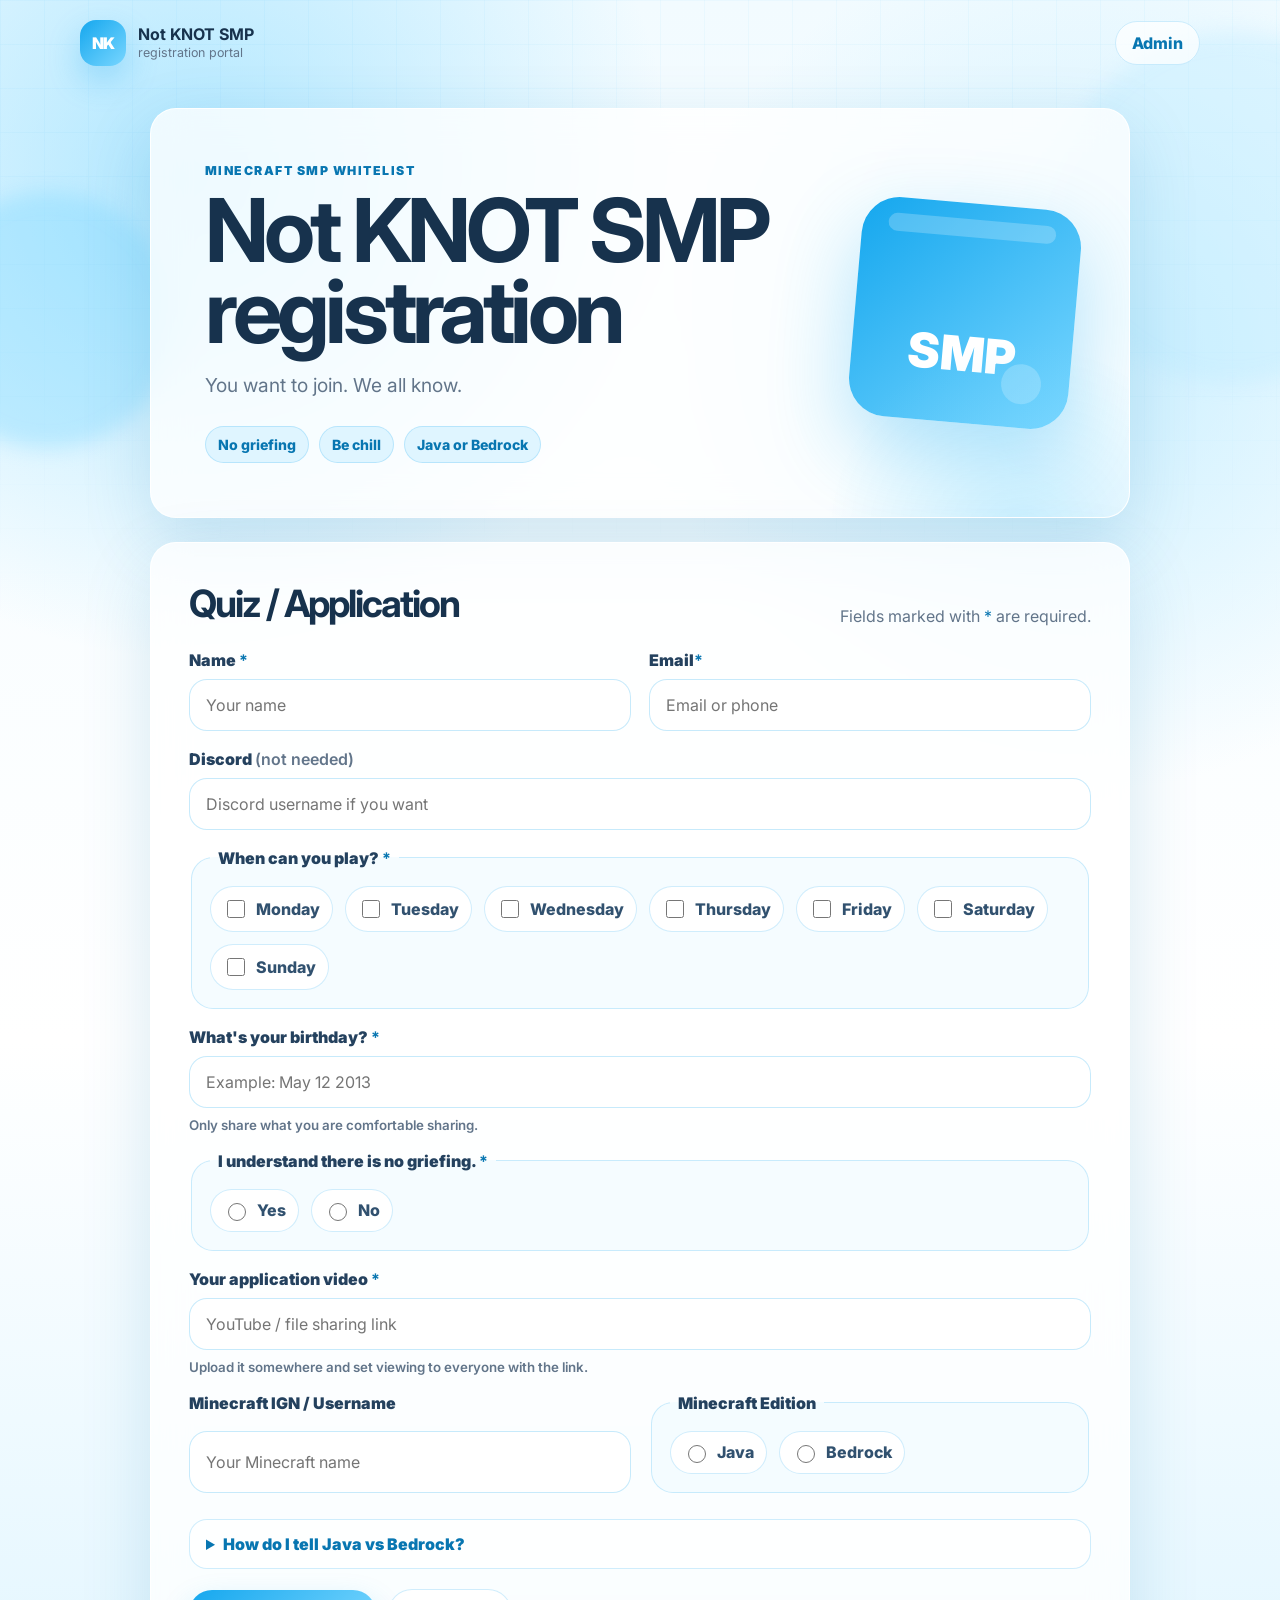
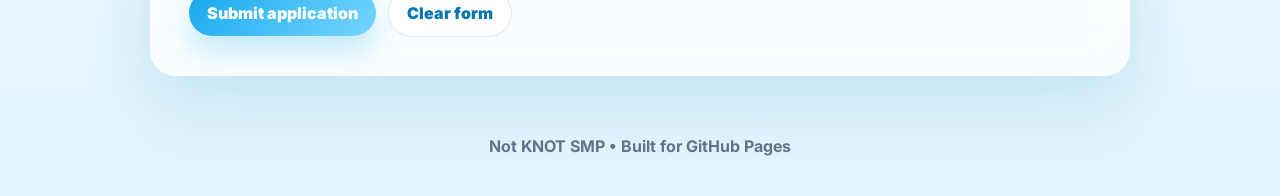
<file: index.html>
<!doctype html>
<html lang="en">
<head>
  <meta charset="utf-8">
  <meta name="viewport" content="width=device-width, initial-scale=1">
  <title>Not KNOT SMP Registration</title>
  <meta name="description" content="Apply to join the Not KNOT SMP.">
  <link rel="preconnect" href="https://fonts.googleapis.com">
  <link rel="preconnect" href="https://fonts.gstatic.com" crossorigin>
  <link href="https://fonts.googleapis.com/css2?family=Inter:wght@400;600;700;800&display=swap" rel="stylesheet">
  <link rel="stylesheet" href="assets/style.css">
  <script src="config.js" defer></script>
  <script src="assets/app.js" defer></script>
</head>
<body>
  <div class="sky-orb sky-orb-one"></div>
  <div class="sky-orb sky-orb-two"></div>

  <header class="site-header">
    <a class="brand" href="./" aria-label="Not KNOT SMP home">
      <span class="brand-mark">NK</span>
      <span>
        <strong>Not KNOT SMP</strong>
        <small>registration portal</small>
      </span>
    </a>
    <nav>
      <a href="./admindur/" class="nav-link">Admin</a>
    </nav>
  </header>

  <main class="shell">
    <section class="hero card">
      <div class="hero-copy">
        <p class="eyebrow">Minecraft SMP whitelist</p>
        <h1 id="formTitle">Not KNOT SMP registration</h1>
        <p id="formSubtitle" class="subtitle">You want to join. We all know.</p>
        <div class="pill-row" aria-label="server rules">
          <span class="pill">No griefing</span>
          <span class="pill">Be chill</span>
          <span class="pill">Java or Bedrock</span>
        </div>
      </div>
      <div class="cube-card" aria-hidden="true">
        <div class="cube-top"></div>
        <div class="cube-face">SMP</div>
      </div>
    </section>

    <section class="card form-card">
      <div class="section-title">
        <h2>Quiz / Application</h2>
        <p>Fields marked with <span class="required">*</span> are required.</p>
      </div>

      <form id="quizForm" novalidate>
        <div class="grid two">
          <label class="field">
            <span>Name <b>*</b></span>
            <input name="name" type="text" autocomplete="name" required placeholder="Your name">
          </label>

          <label class="field">
            <span>Email<b>*</b></span>
            <input name="contact" type="text" autocomplete="email" required placeholder="Email or phone">
          </label>
        </div>

        <label class="field">
          <span>Discord <em>(not needed)</em></span>
          <input name="discord" type="text" placeholder="Discord username if you want">
        </label>

        <fieldset class="field fieldset">
          <legend>When can you play? <b>*</b></legend>
          <div class="checks">
            <label><input type="checkbox" name="days" value="Monday"> Monday</label>
            <label><input type="checkbox" name="days" value="Tuesday"> Tuesday</label>
            <label><input type="checkbox" name="days" value="Wednesday"> Wednesday</label>
            <label><input type="checkbox" name="days" value="Thursday"> Thursday</label>
            <label><input type="checkbox" name="days" value="Friday"> Friday</label>
            <label><input type="checkbox" name="days" value="Saturday"> Saturday</label>
            <label><input type="checkbox" name="days" value="Sunday"> Sunday</label>
          </div>
        </fieldset>

        <label class="field">
          <span>What's your birthday? <b>*</b></span>
          <input name="birthday" type="text" required placeholder="Example: May 12 2013">
          <small>Only share what you are comfortable sharing.</small>
        </label>

        <fieldset class="field fieldset">
          <legend>I understand there is no griefing. <b>*</b></legend>
          <div class="radios">
            <label><input type="radio" name="noGriefing" value="Yes" required> Yes</label>
            <label><input type="radio" name="noGriefing" value="No" required> No</label>
          </div>
        </fieldset>

        <label class="field">
          <span>Your application video <b>*</b></span>
          <input name="video" type="url" required placeholder="YouTube / file sharing link">
          <small>Upload it somewhere and set viewing to everyone with the link.</small>
        </label>

        <div class="grid two">
          <label class="field">
            <span>Minecraft IGN / Username</span>
            <input name="ign" type="text" placeholder="Your Minecraft name">
          </label>

          <fieldset class="field fieldset compact">
            <legend>Minecraft Edition</legend>
            <div class="radios">
              <label><input type="radio" name="edition" value="Java"> Java</label>
              <label><input type="radio" name="edition" value="Bedrock"> Bedrock</label>
            </div>
          </fieldset>
        </div>

        <details class="help-box">
          <summary>How do I tell Java vs Bedrock?</summary>
          <p><strong>Java Edition</strong> is usually on PC with the Java launcher. <strong>Bedrock Edition</strong> is usually on console, phone, Windows Store, or says “Minecraft for Windows.”</p>
        </details>

        <div id="message" class="message" role="status" aria-live="polite"></div>

        <div class="actions">
          <button class="btn primary" type="submit">Submit application</button>
          <button class="btn ghost" type="reset">Clear form</button>
        </div>
      </form>
    </section>
  </main>

  <footer class="footer">
    <p>Not KNOT SMP • Built for GitHub Pages</p>
  </footer>
</body>
</html>
</file>
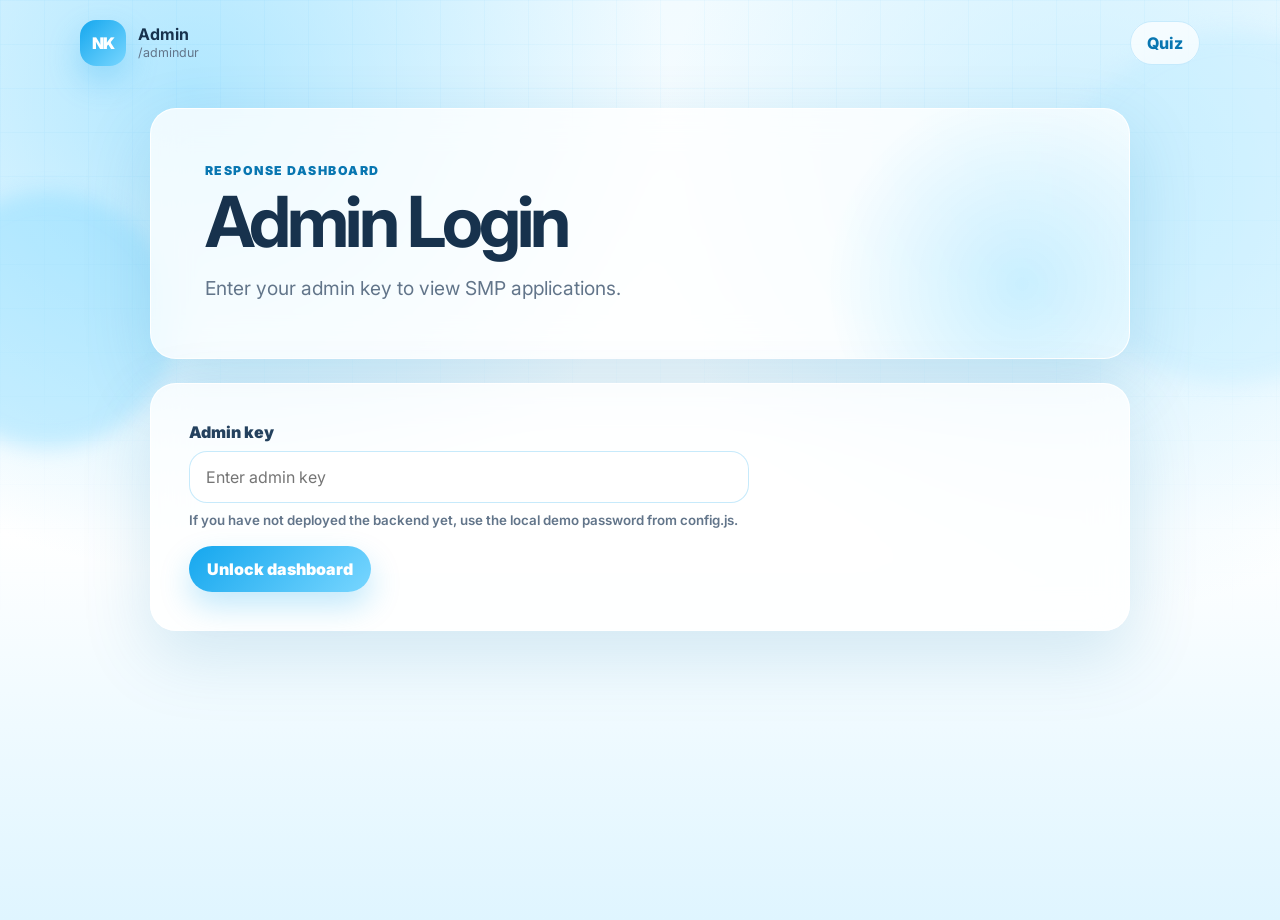
<file: admindur/index.html>
<!doctype html>
<html lang="en">
<head>
  <meta charset="utf-8">
  <meta name="viewport" content="width=device-width, initial-scale=1">
  <title>Admin • Not KNOT SMP</title>
  <meta name="robots" content="noindex">
  <link rel="preconnect" href="https://fonts.googleapis.com">
  <link rel="preconnect" href="https://fonts.gstatic.com" crossorigin>
  <link href="https://fonts.googleapis.com/css2?family=Inter:wght@400;600;700;800&display=swap" rel="stylesheet">
  <link rel="stylesheet" href="../assets/style.css">
  <script src="../config.js" defer></script>
  <script src="../assets/admin.js" defer></script>
</head>
<body>
  <div class="sky-orb sky-orb-one"></div>
  <div class="sky-orb sky-orb-two"></div>

  <header class="site-header">
    <a class="brand" href="../" aria-label="Not KNOT SMP home">
      <span class="brand-mark">NK</span>
      <span>
        <strong>Admin</strong>
        <small>/admindur</small>
      </span>
    </a>
    <nav>
      <a href="../" class="nav-link">Quiz</a>
    </nav>
  </header>

  <main class="shell admin-shell">
    <section class="card hero admin-hero">
      <div>
        <p class="eyebrow">Response dashboard</p>
        <h1>Admin Login</h1>
        <p class="subtitle">Enter your admin key to view SMP applications.</p>
      </div>
    </section>

    <section id="loginCard" class="card form-card">
      <form id="loginForm" class="login-form">
        <label class="field">
          <span>Admin key</span>
          <input id="adminKey" type="password" required placeholder="Enter admin key">
          <small>If you have not deployed the backend yet, use the local demo password from config.js.</small>
        </label>
        <div id="loginMessage" class="message" role="status" aria-live="polite"></div>
        <button class="btn primary" type="submit">Unlock dashboard</button>
      </form>
    </section>

    <section id="dashboard" class="card form-card hidden">
      <div class="section-title dashboard-title">
        <div>
          <h2>Responses</h2>
          <p id="responseCount">No responses loaded yet.</p>
        </div>
        <div class="actions slim-actions">
          <button id="refreshBtn" class="btn ghost" type="button">Refresh</button>
          <button id="downloadBtn" class="btn ghost" type="button">Download CSV</button>
          <button id="logoutBtn" class="btn danger" type="button">Lock</button>
        </div>
      </div>

      <div id="adminMessage" class="message" role="status" aria-live="polite"></div>
      <div id="responses" class="responses"></div>
    </section>
  </main>
</body>
</html>
</file>
<file: assets/style.css>
:root {
  --blue-50: #f2fbff;
  --blue-100: #dff5ff;
  --blue-200: #b9eaff;
  --blue-300: #78d6ff;
  --blue-500: #15a7ee;
  --blue-700: #0876b1;
  --white: #ffffff;
  --ink: #17324d;
  --muted: #62758a;
  --line: rgba(21, 167, 238, 0.20);
  --shadow: 0 24px 70px rgba(8, 118, 177, 0.16);
  --radius: 26px;
}

* { box-sizing: border-box; }

html { scroll-behavior: smooth; }

body {
  margin: 0;
  min-height: 100vh;
  font-family: Inter, system-ui, -apple-system, BlinkMacSystemFont, "Segoe UI", sans-serif;
  color: var(--ink);
  background:
    radial-gradient(circle at 15% 10%, rgba(120, 214, 255, 0.55), transparent 30rem),
    radial-gradient(circle at 85% 20%, rgba(185, 234, 255, 0.7), transparent 27rem),
    linear-gradient(180deg, var(--blue-50), #ffffff 58%, var(--blue-100));
  overflow-x: hidden;
}

body::before {
  content: "";
  position: fixed;
  inset: 0;
  pointer-events: none;
  opacity: .38;
  background-image:
    linear-gradient(rgba(21, 167, 238, .10) 1px, transparent 1px),
    linear-gradient(90deg, rgba(21, 167, 238, .10) 1px, transparent 1px);
  background-size: 44px 44px;
  mask-image: linear-gradient(to bottom, black, transparent 75%);
}

.sky-orb {
  position: fixed;
  border-radius: 999px;
  filter: blur(10px);
  opacity: .35;
  pointer-events: none;
  animation: drift 10s ease-in-out infinite alternate;
}

.sky-orb-one {
  width: 16rem;
  height: 16rem;
  left: -5rem;
  top: 12rem;
  background: var(--blue-300);
}

.sky-orb-two {
  width: 22rem;
  height: 22rem;
  right: -8rem;
  top: 2rem;
  background: var(--blue-200);
  animation-delay: -3s;
}

@keyframes drift {
  from { transform: translate3d(0, 0, 0) scale(1); }
  to { transform: translate3d(1rem, 1.5rem, 0) scale(1.05); }
}

.site-header {
  width: min(1120px, calc(100% - 32px));
  margin: 20px auto 0;
  display: flex;
  justify-content: space-between;
  align-items: center;
  position: relative;
  z-index: 2;
}

.brand {
  display: inline-flex;
  align-items: center;
  gap: 12px;
  color: inherit;
  text-decoration: none;
}

.brand-mark {
  display: grid;
  place-items: center;
  width: 46px;
  height: 46px;
  border-radius: 16px;
  font-weight: 900;
  color: white;
  letter-spacing: -0.06em;
  background: linear-gradient(135deg, var(--blue-500), var(--blue-300));
  box-shadow: 0 14px 32px rgba(21, 167, 238, .28);
}

.brand strong,
.brand small { display: block; }

.brand strong { line-height: 1.05; }
.brand small { color: var(--muted); font-size: .78rem; margin-top: 2px; }

.nav-link {
  padding: 11px 16px;
  border: 1px solid var(--line);
  border-radius: 999px;
  color: var(--blue-700);
  background: rgba(255, 255, 255, .72);
  text-decoration: none;
  font-weight: 800;
  backdrop-filter: blur(12px);
}

.shell {
  width: min(980px, calc(100% - 32px));
  margin: 42px auto 60px;
  position: relative;
  z-index: 1;
}

.card {
  border: 1px solid rgba(255, 255, 255, .92);
  border-radius: var(--radius);
  background: rgba(255, 255, 255, .78);
  box-shadow: var(--shadow);
  backdrop-filter: blur(18px);
}

.hero {
  padding: clamp(28px, 5vw, 54px);
  display: grid;
  grid-template-columns: minmax(0, 1fr) auto;
  gap: 30px;
  align-items: center;
  overflow: hidden;
  position: relative;
}

.hero::after {
  content: "";
  position: absolute;
  inset: auto -12% -60% auto;
  width: 28rem;
  height: 28rem;
  border-radius: 999px;
  background: radial-gradient(circle, rgba(120,214,255,.36), transparent 62%);
}

.eyebrow {
  margin: 0 0 12px;
  text-transform: uppercase;
  letter-spacing: .12em;
  color: var(--blue-700);
  font-size: .77rem;
  font-weight: 900;
}

h1, h2 { margin: 0; letter-spacing: -0.055em; }
h1 { font-size: clamp(2.5rem, 7vw, 5.5rem); line-height: .92; }
h2 { font-size: clamp(1.55rem, 4vw, 2.35rem); }

.subtitle {
  margin: 18px 0 0;
  max-width: 58ch;
  color: var(--muted);
  font-size: clamp(1rem, 2vw, 1.2rem);
  line-height: 1.65;
}

.pill-row {
  display: flex;
  flex-wrap: wrap;
  gap: 10px;
  margin-top: 24px;
}

.pill {
  padding: 9px 12px;
  border-radius: 999px;
  background: var(--blue-100);
  border: 1px solid var(--line);
  color: var(--blue-700);
  font-weight: 800;
  font-size: .88rem;
}

.cube-card {
  width: clamp(130px, 22vw, 220px);
  aspect-ratio: 1;
  border-radius: 38px;
  display: grid;
  place-items: center;
  color: white;
  font-weight: 900;
  font-size: clamp(1.8rem, 4vw, 3rem);
  background: linear-gradient(135deg, var(--blue-500), var(--blue-300));
  box-shadow: 0 30px 80px rgba(21, 167, 238, .30);
  transform: rotate(5deg);
  position: relative;
  isolation: isolate;
}

.cube-card::before,
.cube-card::after {
  content: "";
  position: absolute;
  border-radius: 24px;
  background: rgba(255,255,255,.22);
  z-index: -1;
}
.cube-card::before { inset: 16px 26px auto 26px; height: 18px; }
.cube-card::after { inset: auto 28px 24px auto; width: 40px; height: 40px; }

.form-card { margin-top: 24px; padding: clamp(22px, 4vw, 38px); }

.section-title {
  display: flex;
  justify-content: space-between;
  gap: 16px;
  align-items: end;
  margin-bottom: 24px;
}

.section-title p { margin: 8px 0 0; color: var(--muted); }
.required, .field b { color: var(--blue-700); }

.grid {
  display: grid;
  gap: 18px;
}
.grid.two { grid-template-columns: repeat(2, minmax(0, 1fr)); }

.field {
  display: grid;
  gap: 9px;
  margin-bottom: 18px;
}

.field span,
.field legend {
  font-weight: 900;
  color: #24415e;
}

.field em,
.field small {
  color: var(--muted);
  font-style: normal;
  font-weight: 600;
}

input[type="text"],
input[type="url"],
input[type="password"] {
  width: 100%;
  border: 1px solid rgba(21, 167, 238, .24);
  background: rgba(255,255,255,.92);
  border-radius: 18px;
  padding: 15px 16px;
  color: var(--ink);
  font: inherit;
  outline: none;
  transition: border-color .18s ease, box-shadow .18s ease, transform .18s ease;
}

input:focus {
  border-color: var(--blue-500);
  box-shadow: 0 0 0 5px rgba(21, 167, 238, .12);
}

.fieldset {
  border: 1px solid rgba(21, 167, 238, .20);
  background: rgba(242, 251, 255, .72);
  border-radius: 22px;
  padding: 18px;
}

.fieldset legend { padding: 0 8px; }

.checks,
.radios {
  display: flex;
  flex-wrap: wrap;
  gap: 12px;
}

.checks label,
.radios label {
  display: inline-flex;
  align-items: center;
  gap: 8px;
  padding: 10px 12px;
  border-radius: 999px;
  background: white;
  border: 1px solid var(--line);
  color: #31516f;
  font-weight: 800;
  cursor: pointer;
}

input[type="checkbox"],
input[type="radio"] {
  width: 18px;
  height: 18px;
  accent-color: var(--blue-500);
}

.help-box {
  border: 1px solid var(--line);
  border-radius: 18px;
  padding: 14px 16px;
  background: rgba(255,255,255,.72);
  margin: 8px 0 20px;
}

.help-box summary { cursor: pointer; font-weight: 900; color: var(--blue-700); }
.help-box p { color: var(--muted); line-height: 1.6; margin-bottom: 0; }

.message {
  min-height: 0;
  margin: 10px 0;
  color: var(--blue-700);
  font-weight: 800;
}
.message.error { color: #b42318; }
.message.success { color: #087443; }

.actions {
  display: flex;
  flex-wrap: wrap;
  gap: 12px;
  align-items: center;
}

.btn {
  border: 0;
  border-radius: 999px;
  padding: 13px 18px;
  font: inherit;
  font-weight: 900;
  cursor: pointer;
  transition: transform .18s ease, box-shadow .18s ease, opacity .18s ease;
}

.btn:hover { transform: translateY(-1px); }
.btn:disabled { opacity: .6; cursor: wait; transform: none; }

.btn.primary {
  color: white;
  background: linear-gradient(135deg, var(--blue-500), var(--blue-300));
  box-shadow: 0 14px 30px rgba(21, 167, 238, .25);
}

.btn.ghost {
  color: var(--blue-700);
  background: white;
  border: 1px solid var(--line);
}

.btn.danger {
  color: #b42318;
  background: #fff5f5;
  border: 1px solid rgba(180, 35, 24, .18);
}

.footer {
  text-align: center;
  color: var(--muted);
  margin: 40px 16px;
  font-weight: 700;
}

.hidden { display: none !important; }
.admin-shell { max-width: 1120px; }
.admin-hero h1 { font-size: clamp(2.2rem, 6vw, 4.4rem); }
.login-form { max-width: 560px; }
.dashboard-title { align-items: center; }
.slim-actions { justify-content: flex-end; }

.responses {
  display: grid;
  gap: 14px;
}

.response-card {
  border: 1px solid var(--line);
  background: rgba(255,255,255,.88);
  border-radius: 22px;
  padding: 18px;
}

.response-top {
  display: flex;
  justify-content: space-between;
  gap: 14px;
  margin-bottom: 12px;
  align-items: start;
}

.response-top h3 {
  margin: 0;
  font-size: 1.2rem;
  letter-spacing: -0.03em;
}

.response-top time {
  color: var(--muted);
  font-size: .85rem;
  font-weight: 800;
  white-space: nowrap;
}

.response-grid {
  display: grid;
  grid-template-columns: repeat(2, minmax(0, 1fr));
  gap: 10px;
}

.data-item {
  border: 1px solid rgba(21,167,238,.12);
  border-radius: 16px;
  background: var(--blue-50);
  padding: 11px 12px;
  min-width: 0;
}

.data-item strong {
  display: block;
  color: var(--blue-700);
  font-size: .78rem;
  text-transform: uppercase;
  letter-spacing: .06em;
  margin-bottom: 4px;
}

.data-item span,
.data-item a {
  color: #24415e;
  overflow-wrap: anywhere;
  font-weight: 750;
}

.empty-state {
  border: 1px dashed rgba(21, 167, 238, .35);
  border-radius: 20px;
  padding: 24px;
  color: var(--muted);
  background: rgba(242, 251, 255, .75);
  font-weight: 700;
}

@media (max-width: 760px) {
  .hero { grid-template-columns: 1fr; }
  .cube-card { display: none; }
  .grid.two, .response-grid { grid-template-columns: 1fr; }
  .section-title, .response-top { display: block; }
  .slim-actions { justify-content: start; margin-top: 16px; }
  .site-header { width: min(100% - 24px, 1120px); }
  .shell { width: min(100% - 24px, 980px); margin-top: 28px; }
}
</file>
